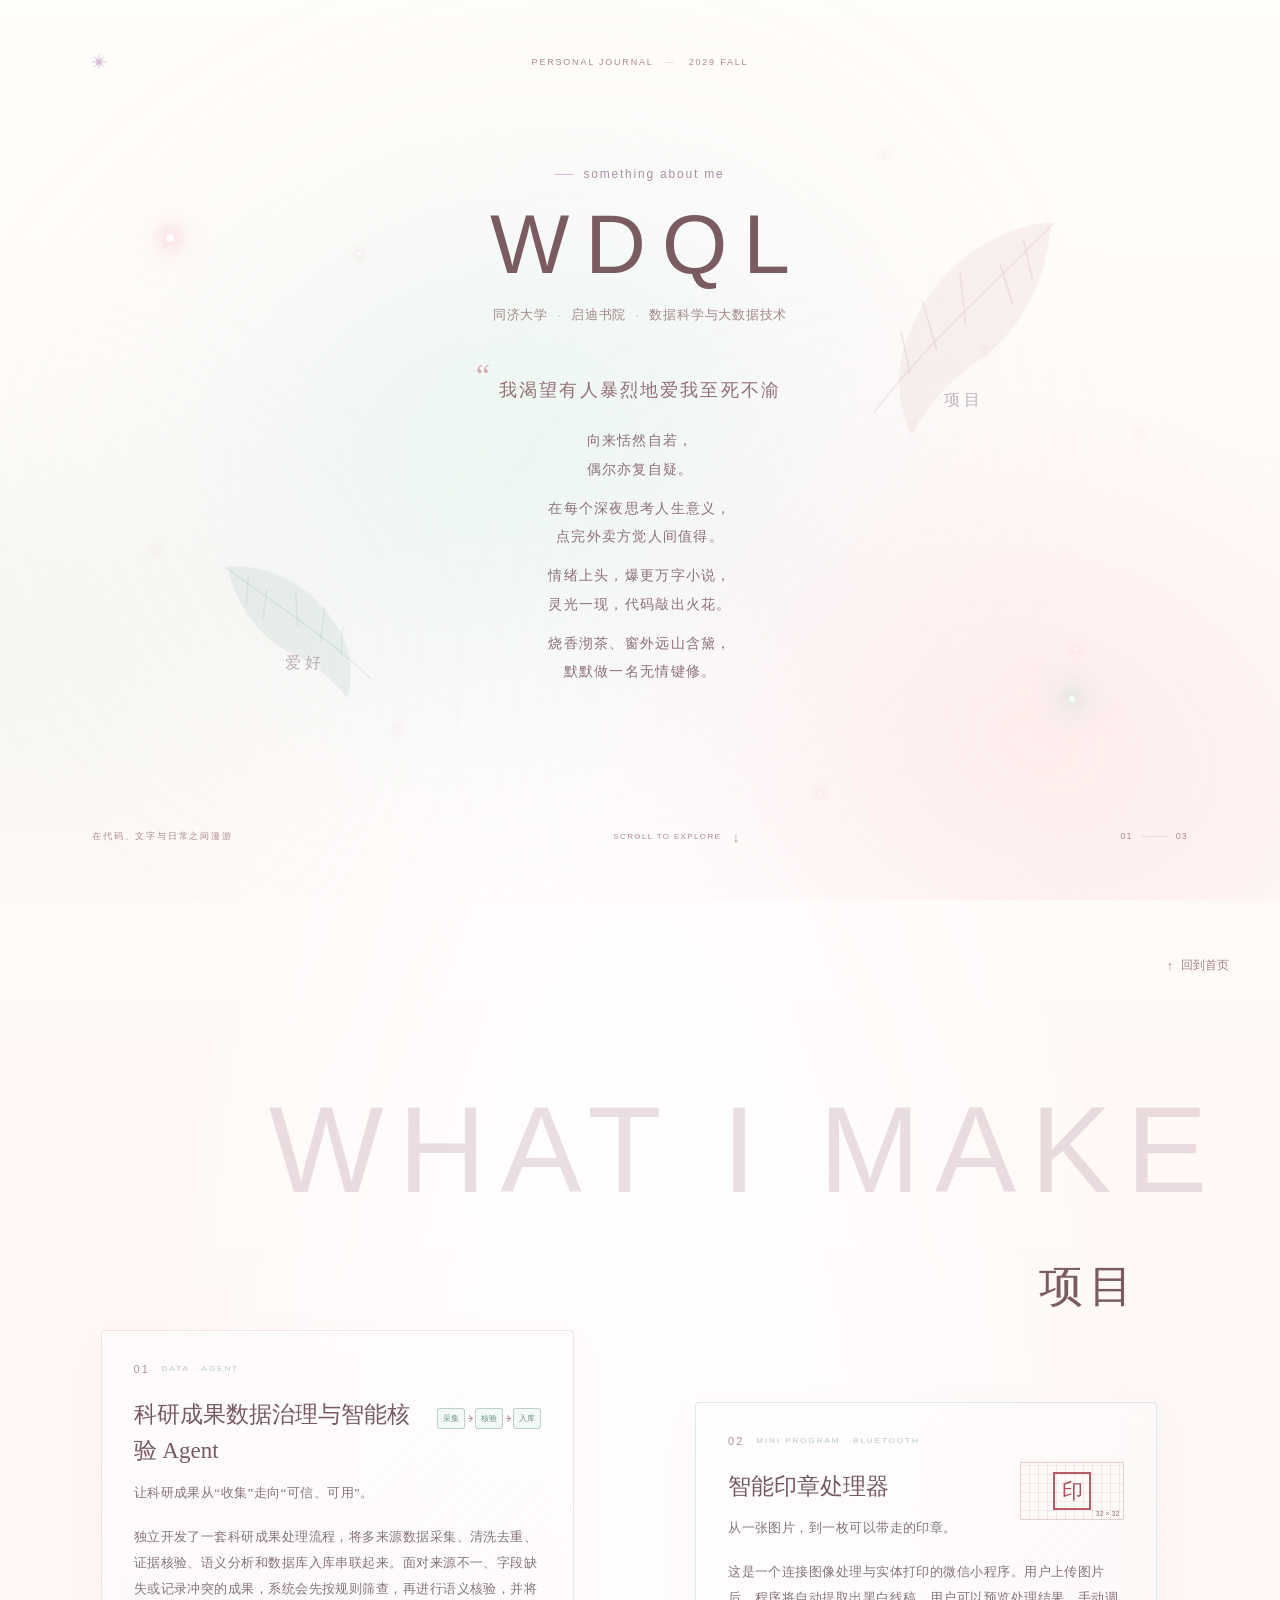
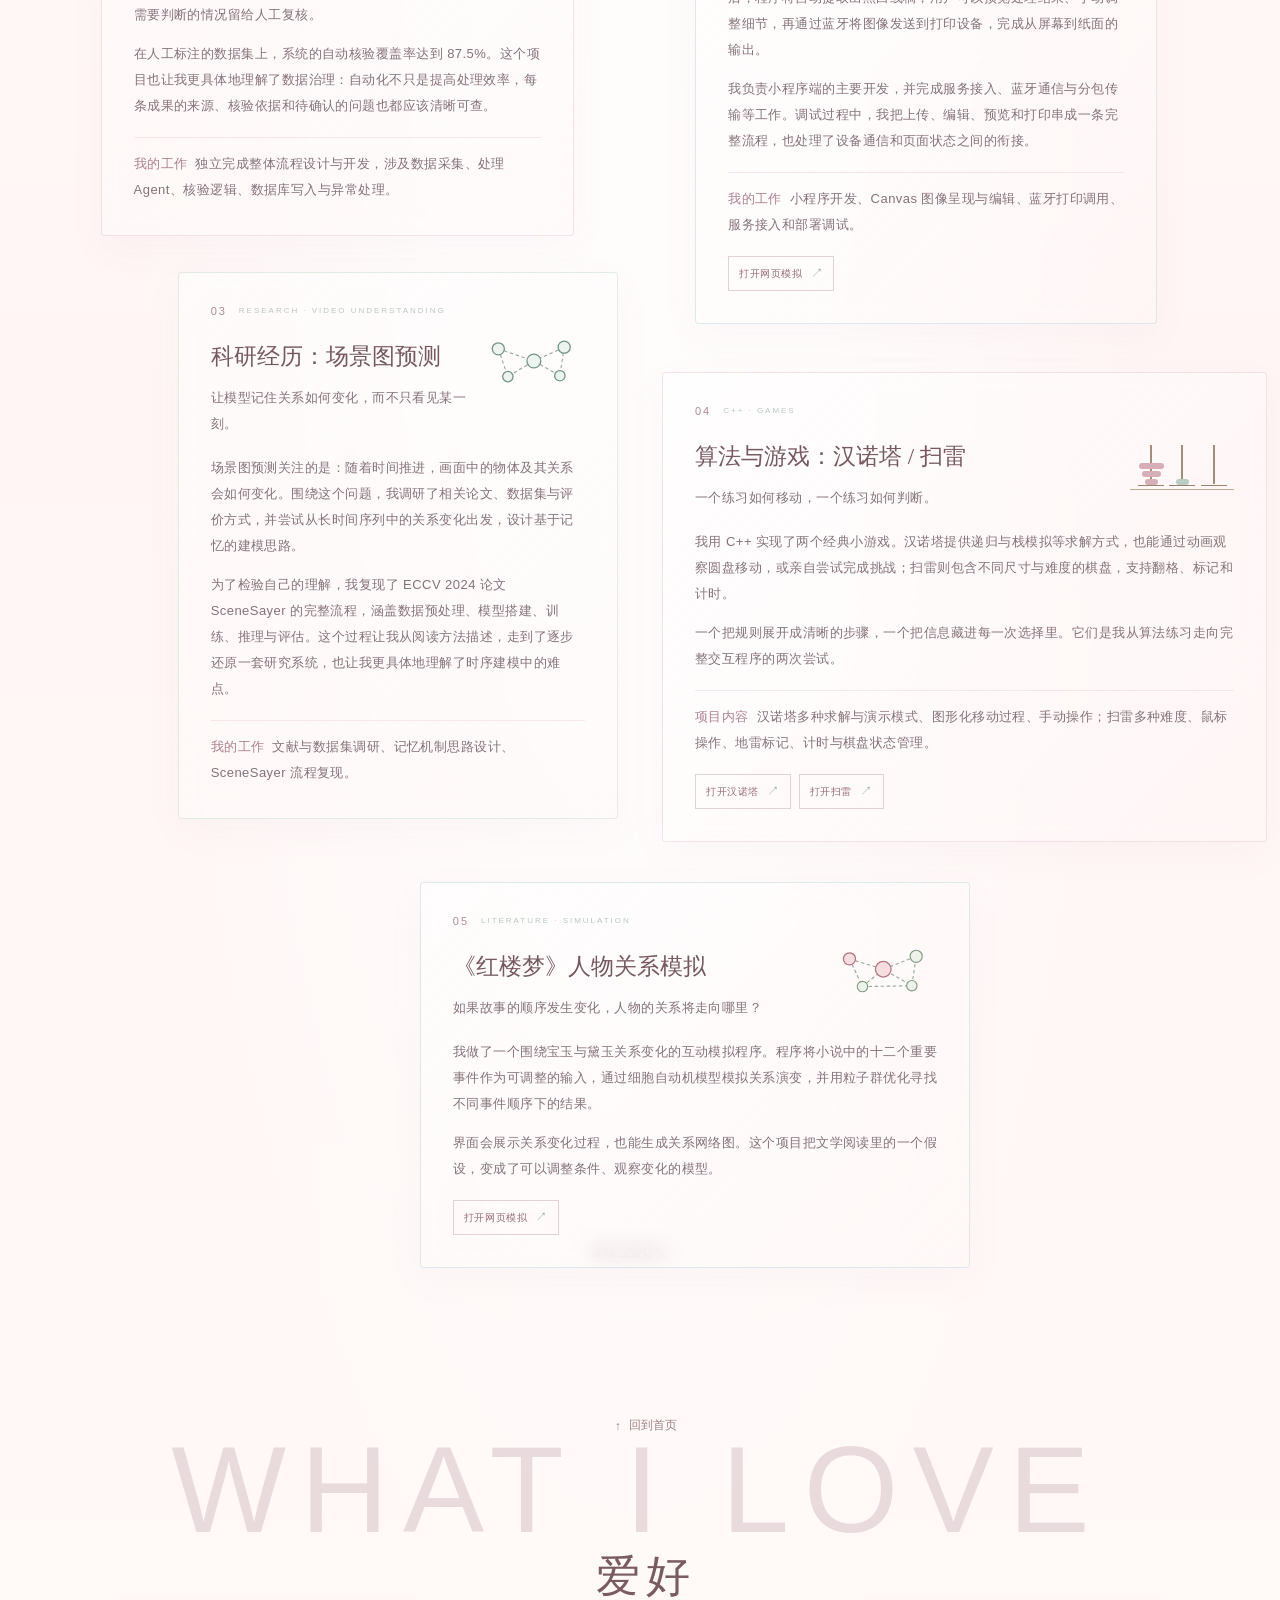
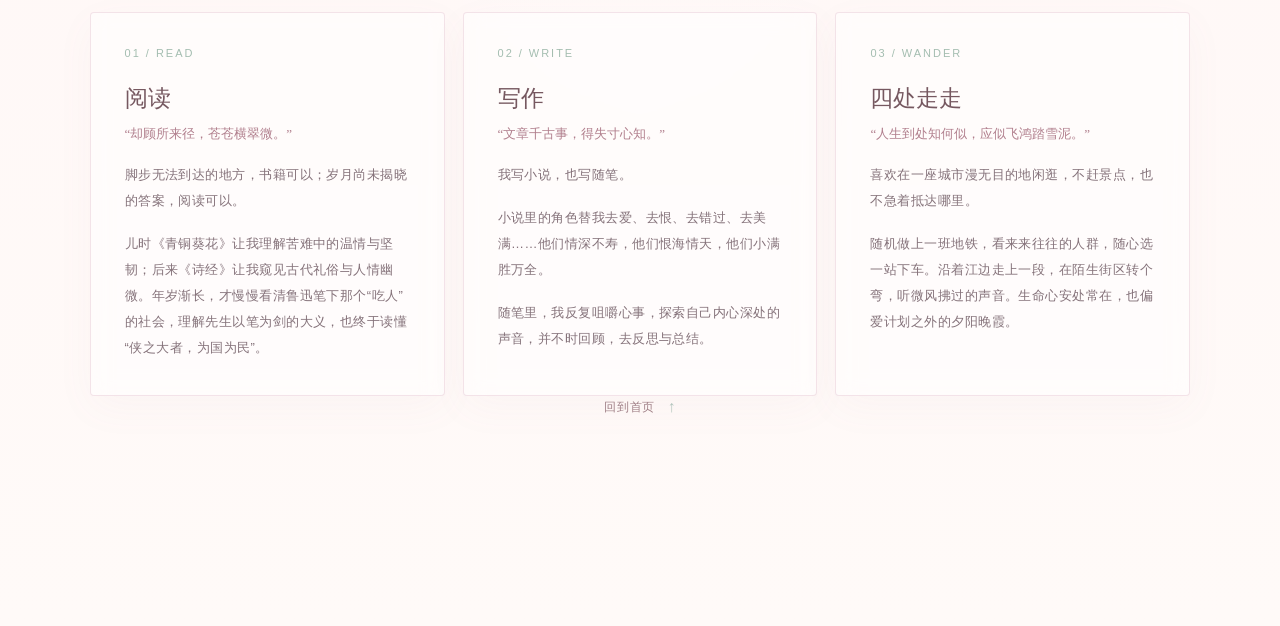
<file: index.html>
<!DOCTYPE html>
<html lang="zh-CN">
<head>
    <meta charset="UTF-8">
    <meta name="viewport" content="width=device-width, initial-scale=1.0">
    <meta name="theme-color" content="#fbfaff">
    <meta name="description" content="WDQL 的个人主页：在代码、文字与日常之间漫游。">
    <title>WDQL — about me</title>
    <link rel="stylesheet" href="style.css">
</head>
<body>
    <main class="home" id="top" aria-labelledby="name">
        <div class="sky">
            <div class="cloud cloud--blue"></div>
            <div class="cloud cloud--rose"></div>
            <div class="cloud cloud--sage"></div>
            <div class="starlight starlight--one"></div>
            <div class="starlight starlight--two"></div>
            <div class="stars">
                <i></i><i></i><i></i><i></i><i></i><i></i><i></i><i></i>
            </div>
            <a class="feather-link feather-link--upper" href="#projects" aria-label="打开项目页">
            <svg class="feather" viewBox="0 0 120 260" fill="none" aria-hidden="true">
                <path d="M99 12C45 44 17 105 23 170c4 42 30 69 42 78 2-35 11-62 28-91 22-38 28-91 6-145Z" fill="currentColor" fill-opacity=".16"/>
                <path d="M24 244c16-73 43-137 78-232M39 196l-24-32m37 1-31-35m45 1L42 91m57 6L72 67m34 1L83 38" stroke="currentColor" stroke-opacity=".36" stroke-width="1.2" stroke-linecap="round"/>
            </svg>
            <span class="feather-label">项目</span>
            </a>
            <a class="feather-link feather-link--lower" href="#interests" aria-label="打开爱好页">
            <svg class="feather feather--lower" viewBox="0 0 120 260" fill="none" aria-hidden="true">
                <path d="M99 12C45 44 17 105 23 170c4 42 30 69 42 78 2-35 11-62 28-91 22-38 28-91 6-145Z" fill="currentColor" fill-opacity=".16"/>
                <path d="M24 244c16-73 43-137 78-232M39 196l-24-32m37 1-31-35m45 1L42 91m57 6L72 67m34 1L83 38" stroke="currentColor" stroke-opacity=".36" stroke-width="1.2" stroke-linecap="round"/>
            </svg>
            <span class="feather-label">爱好</span>
            </a>
        </div>

        <header class="topline">
            <p>PERSONAL JOURNAL <span>—</span> 2029 FALL</p>
            <span class="topline-mark" aria-hidden="true">✳</span>
        </header>

        <section class="intro">
            <p class="eyebrow"><span></span> something about me</p>
            <h1 id="name">WDQL</h1>
            <p class="school">同济大学 <b>·</b> 启迪书院 <b>·</b> 数据科学与大数据技术</p>

            <div class="verse">
                <span class="quote-mark" aria-hidden="true">“</span>
                <p>我渴望有人暴烈地爱我至死不渝</p>
            </div>

            <div class="bio">
                <p>向来恬然自若，<br>偶尔亦复自疑。</p>
                <p>在每个深夜思考人生意义，<br>点完外卖方觉人间值得。</p>
                <p>情绪上头，爆更万字小说，<br>灵光一现，代码敲出火花。</p>
                <p>烧香沏茶、窗外远山含黛，<br>默默做一名无情键修。</p>
            </div>
        </section>

        <footer class="bottomline">
            <span class="location">在代码、文字与日常之间漫游</span>
            <a class="scroll-cue" href="#projects" aria-label="继续向下浏览">
                <span>SCROLL TO EXPLORE</span>
                <i aria-hidden="true">↓</i>
            </a>
            <span class="page-number">01 <i></i> 03</span>
        </footer>
    </main>
    <main class="details">
        <section class="destination-page projects-page" id="projects" aria-labelledby="projects-title">
            <header class="destination-heading">
                <a class="back-home" href="#top">↑ <span>回到首页</span></a>
                <h2 id="projects-title">项目</h2>
                <p class="page-kicker">WHAT  I  MAKE</p>
            </header>

            <div class="project-list">
                <article class="project-card">
                    <p class="card-index">01 <span>DATA · AGENT</span></p>
                    <div class="project-art flow-art" aria-label="采集、核验、入库流程预览"><span>采集</span><i></i><span>核验</span><i></i><span>入库</span></div>
                    <h3>科研成果数据治理与智能核验 Agent</h3>
                    <p class="project-tagline">让科研成果从“收集”走向“可信、可用”。</p>
                    <p>独立开发了一套科研成果处理流程，将多来源数据采集、清洗去重、证据核验、语义分析和数据库入库串联起来。面对来源不一、字段缺失或记录冲突的成果，系统会先按规则筛查，再进行语义核验，并将需要判断的情况留给人工复核。</p>
                    <p>在人工标注的数据集上，系统的自动核验覆盖率达到 87.5%。这个项目也让我更具体地理解了数据治理：自动化不只是提高处理效率，每条成果的来源、核验依据和待确认的问题也都应该清晰可查。</p>
                    <p class="my-role"><b>我的工作</b>独立完成整体流程设计与开发，涉及数据采集、处理 Agent、核验逻辑、数据库写入与异常处理。</p>
                </article>

                <article class="project-card">
                    <p class="card-index">02 <span>MINI PROGRAM · BLUETOOTH</span></p>
                    <div class="project-art stamp-art" aria-label="印章点阵预览"><span>印</span><i>32 × 32</i></div>
                    <h3>智能印章处理器</h3>
                    <p class="project-tagline">从一张图片，到一枚可以带走的印章。</p>
                    <p>这是一个连接图像处理与实体打印的微信小程序。用户上传图片后，程序将自动提取出黑白线稿，用户可以预览处理结果、手动调整细节，再通过蓝牙将图像发送到打印设备，完成从屏幕到纸面的输出。</p>
                    <p>我负责小程序端的主要开发，并完成服务接入、蓝牙通信与分包传输等工作。调试过程中，我把上传、编辑、预览和打印串成一条完整流程，也处理了设备通信和页面状态之间的衔接。</p>
                    <p class="my-role"><b>我的工作</b>小程序开发、Canvas 图像呈现与编辑、蓝牙打印调用、服务接入和部署调试。</p>
                    <div class="project-web-links"><a href="tomb-main/web/index.html">打开网页模拟 <span>↗</span></a></div>
                </article>

                <article class="project-card">
                    <p class="card-index">03 <span>RESEARCH · VIDEO UNDERSTANDING</span></p>
                    <svg class="project-art scene-art" viewBox="0 0 120 64" role="img" aria-label="场景图关系预览"><path d="M20 18L61 32 96 16M20 18L31 50 61 32 91 49 96 16"/><circle cx="20" cy="18" r="7"/><circle cx="61" cy="32" r="8"/><circle cx="96" cy="16" r="7"/><circle cx="31" cy="50" r="6"/><circle cx="91" cy="49" r="6"/></svg>
                    <h3>科研经历：场景图预测</h3>
                    <p class="project-tagline">让模型记住关系如何变化，而不只看见某一刻。</p>
                    <p>场景图预测关注的是：随着时间推进，画面中的物体及其关系会如何变化。围绕这个问题，我调研了相关论文、数据集与评价方式，并尝试从长时间序列中的关系变化出发，设计基于记忆的建模思路。</p>
                    <p>为了检验自己的理解，我复现了 ECCV 2024 论文 SceneSayer 的完整流程，涵盖数据预处理、模型搭建、训练、推理与评估。这个过程让我从阅读方法描述，走到了逐步还原一套研究系统，也让我更具体地理解了时序建模中的难点。</p>
                    <p class="my-role"><b>我的工作</b>文献与数据集调研、记忆机制思路设计、SceneSayer 流程复现。</p>
                </article>

                <article class="project-card">
                    <p class="card-index">04 <span>C++ · GAMES</span></p>
                    <div class="project-art hanoi-art" aria-label="汉诺塔动画预览"><i class="tower tower-a"><b></b><b></b><b></b></i><i class="tower tower-b"><b></b></i><i class="tower tower-c"></i></div>
                    <h3>算法与游戏：汉诺塔 / 扫雷</h3>
                    <p class="project-tagline">一个练习如何移动，一个练习如何判断。</p>
                    <p>我用 C++ 实现了两个经典小游戏。汉诺塔提供递归与栈模拟等求解方式，也能通过动画观察圆盘移动，或亲自尝试完成挑战；扫雷则包含不同尺寸与难度的棋盘，支持翻格、标记和计时。</p>
                    <p>一个把规则展开成清晰的步骤，一个把信息藏进每一次选择里。它们是我从算法练习走向完整交互程序的两次尝试。</p>
                    <p class="my-role"><b>项目内容</b>汉诺塔多种求解与演示模式、图形化移动过程、手动操作；扫雷多种难度、鼠标操作、地雷标记、计时与棋盘状态管理。</p>
                    <div class="project-web-links">
                        <a href="hanoi/index.html">打开汉诺塔 <span>↗</span></a>
                        <a href="扫雷/扫雷/index.html">打开扫雷 <span>↗</span></a>
                    </div>
                </article>

                <article class="project-card">
                    <p class="card-index">05 <span>LITERATURE · SIMULATION</span></p>
                    <svg class="project-art dream-art" viewBox="0 0 120 64" role="img" aria-label="人物关系网络预览"><path d="M19 18L58 30 96 15M19 18L34 50 58 30 91 49 96 15M34 50L91 49"/><circle cx="19" cy="18" r="7"/><circle cx="58" cy="30" r="9"/><circle cx="96" cy="15" r="7"/><circle cx="34" cy="50" r="6"/><circle cx="91" cy="49" r="6"/></svg>
                    <h3>《红楼梦》人物关系模拟</h3>
                    <p class="project-tagline">如果故事的顺序发生变化，人物的关系将走向哪里？</p>
                    <p>我做了一个围绕宝玉与黛玉关系变化的互动模拟程序。程序将小说中的十二个重要事件作为可调整的输入，通过细胞自动机模型模拟关系演变，并用粒子群优化寻找不同事件顺序下的结果。</p>
                    <p>界面会展示关系变化过程，也能生成关系网络图。这个项目把文学阅读里的一个假设，变成了可以调整条件、观察变化的模型。</p>
                    <div class="project-web-links"><a href="《红楼梦》人物关系模拟/web/index.html">打开网页模拟 <span>↗</span></a></div>
                </article>
            </div>
            <a class="next-page-link" href="#interests">继续去爱好页 <span>↓</span></a>
        </section>

        <section class="destination-page interests-page" id="interests" aria-labelledby="interests-title">
            <header class="destination-heading">
                <a class="back-home" href="#top">↑ <span>回到首页</span></a>
                <h2 id="interests-title">爱好</h2>
                <p class="page-kicker"> WHAT I LOVE</p>
            </header>

            <div class="interest-list">
                <article class="interest-card">
                    <p class="interest-number">01 / READ</p>
                    <h3>阅读 <span>“却顾所来径，苍苍横翠微。”</span></h3>
                    <p>脚步无法到达的地方，书籍可以；岁月尚未揭晓的答案，阅读可以。</p>
                    <p>儿时《青铜葵花》让我理解苦难中的温情与坚韧；后来《诗经》让我窥见古代礼俗与人情幽微。年岁渐长，才慢慢看清鲁迅笔下那个“吃人”的社会，理解先生以笔为剑的大义，也终于读懂“侠之大者，为国为民”。</p>
                </article>

                <article class="interest-card">
                    <p class="interest-number">02 / WRITE</p>
                    <h3>写作 <span>“文章千古事，得失寸心知。”</span></h3>
                    <p>我写小说，也写随笔。</p>
                    <p>小说里的角色替我去爱、去恨、去错过、去美满……他们情深不寿，他们恨海情天，他们小满胜万全。</p>
                    <p>随笔里，我反复咀嚼心事，探索自己内心深处的声音，并不时回顾，去反思与总结。</p>
                </article>

                <article class="interest-card">
                    <p class="interest-number">03 / WANDER</p>
                    <h3>四处走走 <span>“人生到处知何似，应似飞鸿踏雪泥。”</span></h3>
                    <p>喜欢在一座城市漫无目的地闲逛，不赶景点，也不急着抵达哪里。</p>
                    <p>随机做上一班地铁，看来来往往的人群，随心选一站下车。沿着江边走上一段，在陌生街区转个弯，听微风拂过的声音。生命心安处常在，也偏爱计划之外的夕阳晚霞。</p>
                </article>
            </div>
            <a class="next-page-link" href="#top">回到首页 <span>↑</span></a>
        </section>
    </main>
    <script>
        (() => {
            const cards = document.querySelectorAll('.project-card');
            const reduceMotion = window.matchMedia('(prefers-reduced-motion: reduce)').matches;
            if (!('IntersectionObserver' in window) || reduceMotion) {
                cards.forEach(card => card.classList.add('is-visible'));
                return;
            }
            document.documentElement.classList.add('project-reveal-ready');
            const observer = new IntersectionObserver((entries, currentObserver) => {
                entries.forEach(entry => {
                    if (entry.isIntersecting) {
                        entry.target.classList.add('is-visible');
                        currentObserver.unobserve(entry.target);
                    }
                });
            }, { threshold: 0.12, rootMargin: '0px 0px -35px 0px' });
            cards.forEach(card => observer.observe(card));
        })();
    </script>
</body>
</html>
</file>
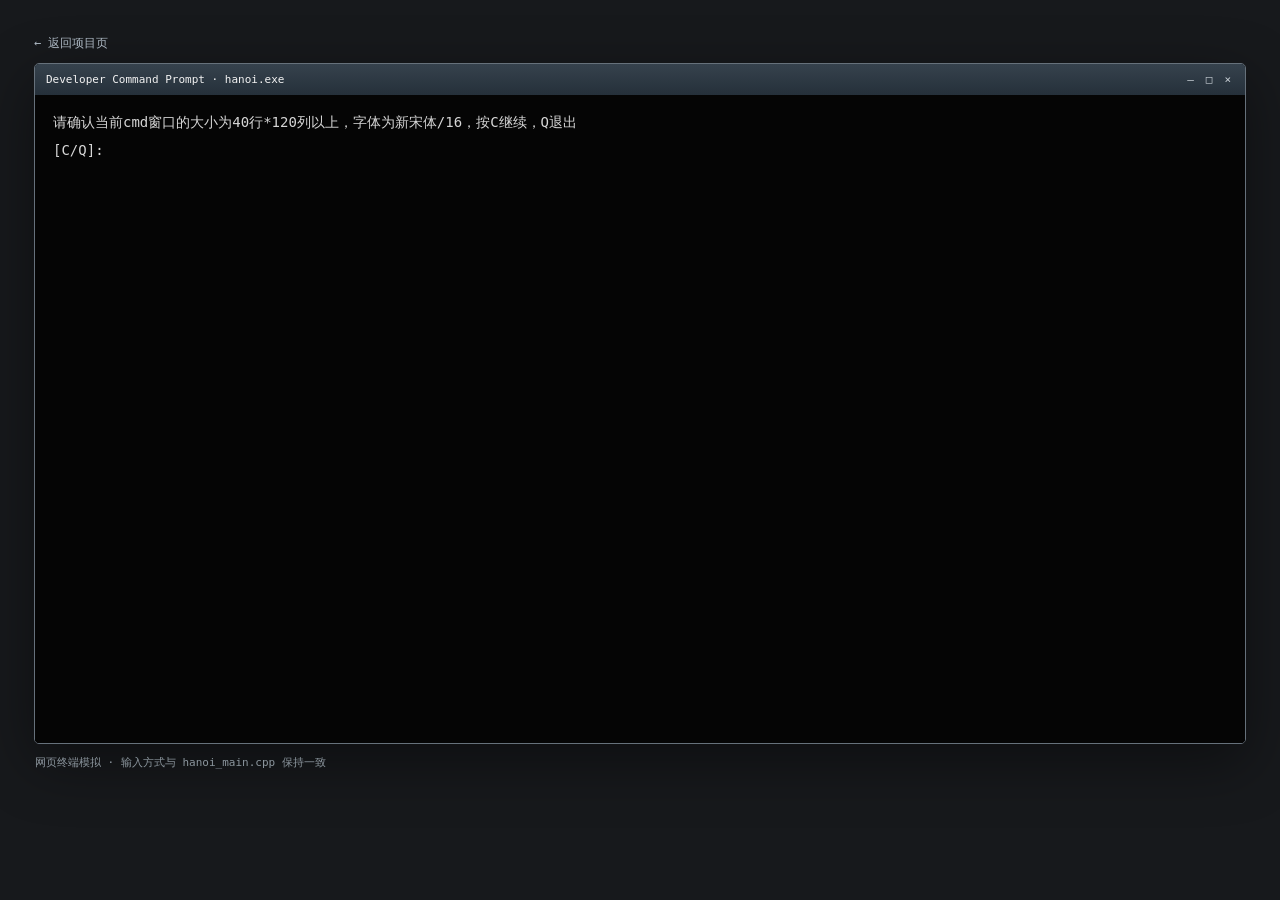
<file: hanoi/index.html>
<!DOCTYPE html>
<html lang="zh-CN">
<head>
    <meta charset="UTF-8">
    <meta name="viewport" content="width=device-width, initial-scale=1.0">
    <meta name="theme-color" content="#111">
    <title>Hanoi · Console</title>
    <link rel="stylesheet" href="web.css">
    <script src="web.js" defer></script>
</head>
<body>
    <main class="terminal-page">
        <a class="return-link" href="../index.html#projects">← 返回项目页</a>
        <section class="terminal-window" aria-label="汉诺塔程序终端模拟">
            <div class="terminal-title"><span>Developer Command Prompt · hanoi.exe</span><span>— □ ×</span></div>
            <div class="terminal-screen" id="terminal-screen" tabindex="0">
                <pre id="terminal-output" aria-live="polite"></pre>
                <div class="board-output" id="board-output" hidden></div>
                <form class="terminal-input-row" id="terminal-form">
                    <label id="terminal-prompt" for="terminal-input">&gt;</label>
                    <input id="terminal-input" autocomplete="off" spellcheck="false" autofocus aria-label="终端输入">
                </form>
            </div>
        </section>
        <p class="terminal-note">网页终端模拟 · 输入方式与 hanoi_main.cpp 保持一致</p>
    </main>
</body>
</html>
</file>
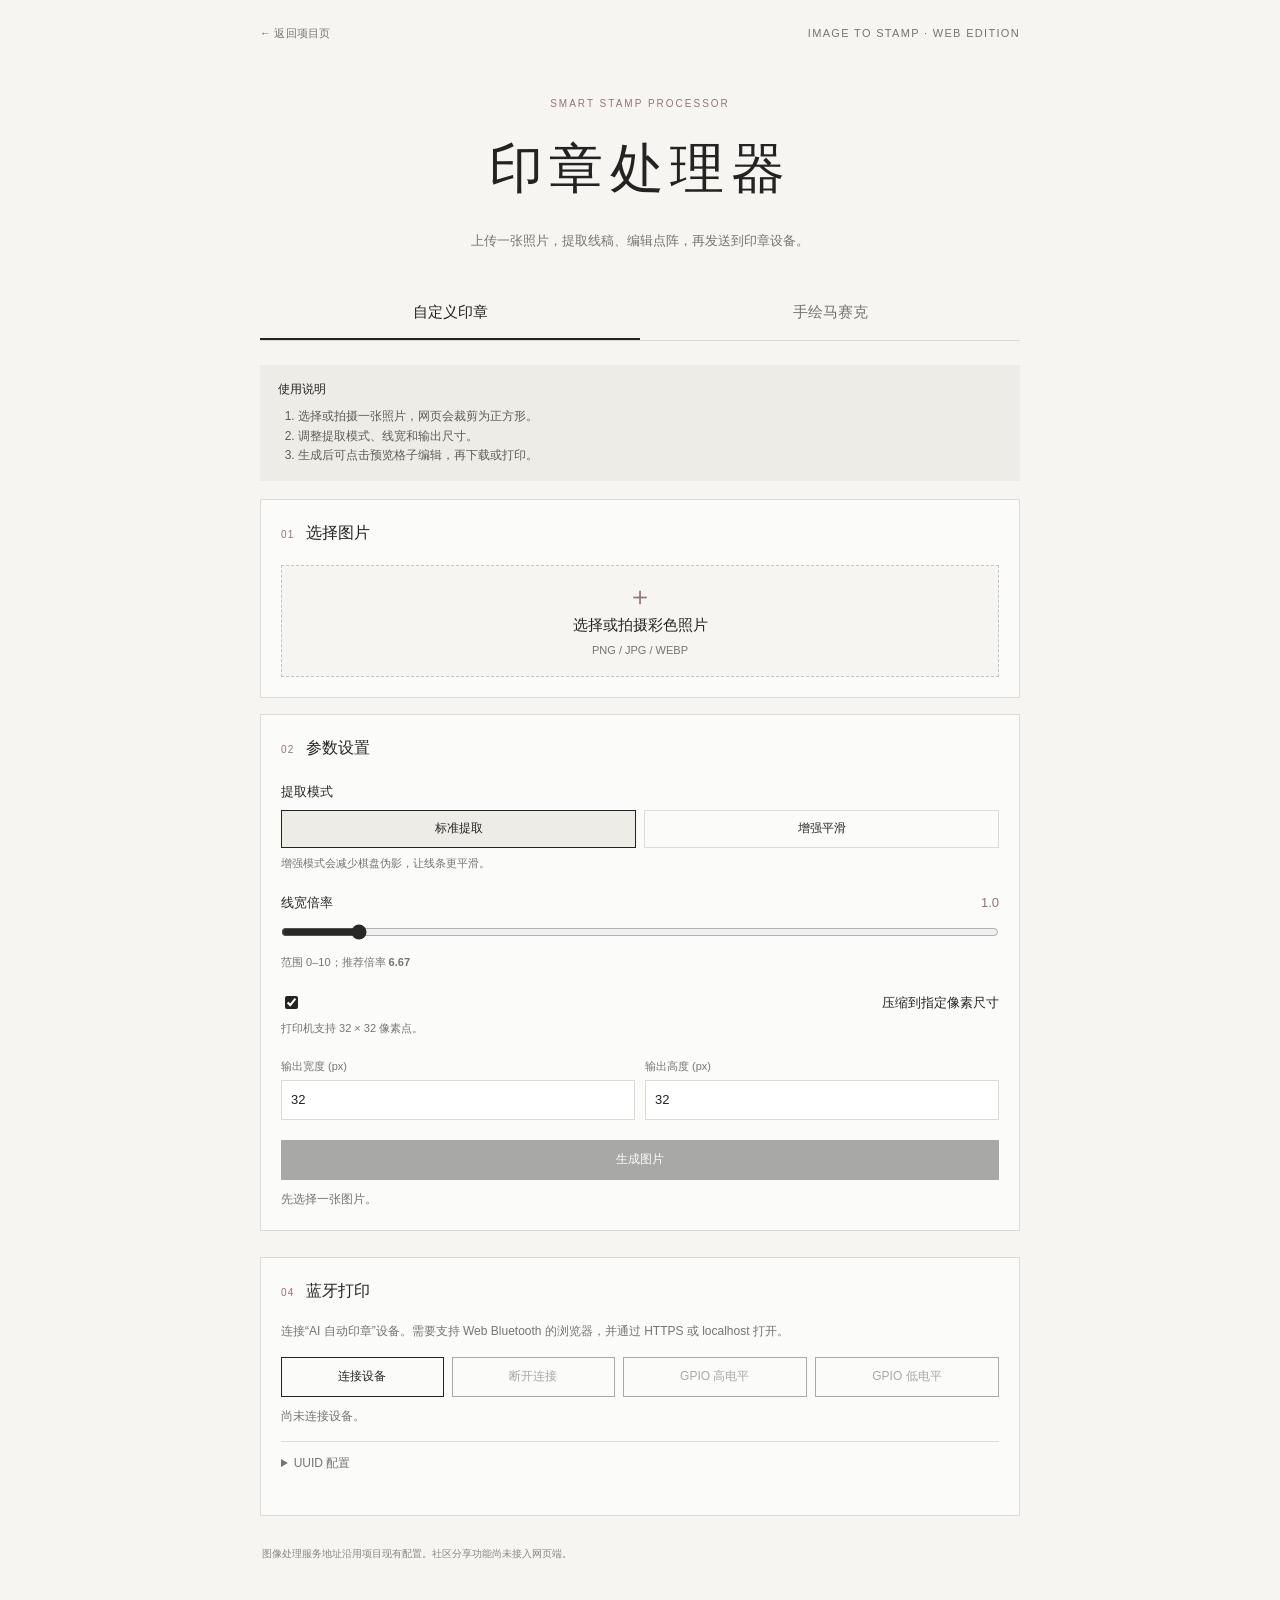
<file: tomb-main/web/index.html>
<!doctype html>
<html lang="zh-CN">
<head>
  <meta charset="utf-8">
  <meta name="viewport" content="width=device-width, initial-scale=1">
  <meta name="theme-color" content="#f6f5f2">
  <title>印章处理器</title>
  <link rel="stylesheet" href="style.css">
</head>
<body>
  <main class="app-shell">
    <header class="topbar">
      <a href="../../index.html#projects" class="back-link">← 返回项目页</a>
      <span class="eyebrow">IMAGE TO STAMP · WEB EDITION</span>
    </header>

    <section class="intro">
      <p class="section-index">SMART STAMP PROCESSOR</p>
      <h1>印章处理器</h1>
      <p>上传一张照片，提取线稿、编辑点阵，再发送到印章设备。</p>
    </section>

    <nav class="tabs" aria-label="功能选择">
      <button class="tab active" data-view="photo">自定义印章</button>
      <button class="tab" data-view="draw">手绘马赛克</button>
    </nav>

    <section id="photo-view" class="view active">
      <div class="instructions">
        <strong>使用说明</strong>
        <ol>
          <li>选择或拍摄一张照片，网页会裁剪为正方形。</li>
          <li>调整提取模式、线宽和输出尺寸。</li>
          <li>生成后可点击预览格子编辑，再下载或打印。</li>
        </ol>
      </div>

      <div class="panel">
        <div class="panel-heading"><span>01</span><h2>选择图片</h2></div>
        <label class="upload-box" for="image-input">
          <span class="upload-mark">＋</span>
          <span id="upload-label">选择或拍摄彩色照片</span>
          <small>PNG / JPG / WEBP</small>
        </label>
        <input id="image-input" type="file" accept="image/*" capture="environment" hidden>
        <div id="source-preview-wrap" class="source-preview-wrap" hidden>
          <img id="source-preview" alt="已选择的照片">
          <p>处理时将居中裁剪为正方形</p>
        </div>
      </div>

      <div class="panel parameters">
        <div class="panel-heading"><span>02</span><h2>参数设置</h2></div>
        <div class="field">
          <span class="field-label">提取模式</span>
          <div class="segmented">
            <button class="mode active" data-mode="default">标准提取</button>
            <button class="mode" data-mode="improved">增强平滑</button>
          </div>
          <small>增强模式会减少棋盘伪影，让线条更平滑。</small>
        </div>
        <div class="field">
          <label for="thickness">线宽倍率 <output id="thickness-out">1.0</output></label>
          <input id="thickness" type="range" min="0" max="10" step="0.1" value="1">
          <small>范围 0–10；推荐倍率 <b id="recommended">6.67</b></small>
        </div>
        <div class="field checkbox-field">
          <label><input id="resize-toggle" type="checkbox" checked> 压缩到指定像素尺寸</label>
          <small>打印机支持 32 × 32 像素点。</small>
        </div>
        <div class="dimension-fields">
          <label>输出宽度 (px)<input id="width" type="number" min="8" max="512" value="32"></label>
          <label>输出高度 (px)<input id="height" type="number" min="8" max="512" value="32"></label>
        </div>
        <button id="generate" class="primary" disabled>生成图片</button>
        <p id="status" class="status" aria-live="polite">先选择一张图片。</p>
      </div>
    </section>

    <section id="draw-view" class="view">
      <div class="panel">
        <div class="panel-heading"><span>01</span><h2>手绘马赛克</h2></div>
        <p class="muted">点击或拖动格子，在黑白之间切换。打印机使用 32 × 32 点阵。</p>
        <div class="dimension-fields draw-dimensions">
          <label>宽度<input id="draw-width" type="number" min="8" max="128" value="32"></label>
          <label>高度<input id="draw-height" type="number" min="8" max="128" value="32"></label>
          <button id="reset-grid" class="secondary">清空画布</button>
        </div>
        <div class="grid-frame"><canvas id="grid" aria-label="可编辑的像素画布"></canvas></div>
      </div>
    </section>

    <section id="result-panel" class="panel result-panel" hidden>
      <div class="panel-heading"><span>03</span><h2 id="result-title">印章预览</h2></div>
      <p class="muted">点击或拖动格子可翻转黑白。当前点阵：<b id="grid-size">32 × 32</b></p>
      <div class="grid-frame"><canvas id="result-grid" aria-label="可编辑的印章点阵"></canvas></div>
      <div class="button-row">
        <button id="download" class="secondary">下载 PNG</button>
        <button id="print" class="primary">发送到打印机</button>
        <button id="reset" class="secondary">重新生成</button>
      </div>
    </section>

    <section class="panel bluetooth-panel">
      <div class="panel-heading"><span>04</span><h2>蓝牙打印</h2></div>
      <p class="muted">连接“AI 自动印章”设备。需要支持 Web Bluetooth 的浏览器，并通过 HTTPS 或 localhost 打开。</p>
      <div class="button-row">
        <button id="connect" class="secondary">连接设备</button>
        <button id="disconnect" class="secondary" disabled>断开连接</button>
        <button id="gpio-high" class="secondary" disabled>GPIO 高电平</button>
        <button id="gpio-low" class="secondary" disabled>GPIO 低电平</button>
      </div>
      <p id="ble-status" class="status" aria-live="polite">尚未连接设备。</p>
      <progress id="progress" value="0" max="100" hidden></progress>
      <details>
        <summary>UUID 配置</summary>
        <label>Service UUID<input id="service-uuid" value="4FAFC201-1FB5-459E-8FCC-C5C9C331914B"></label>
        <label>特征值 UUID<input id="characteristic-uuid" value="BEB5483E-36E1-4688-B7F5-EA07361B26A8"></label>
      </details>
      <pre id="ble-log" class="ble-log" aria-live="polite"></pre>
    </section>

    <footer>图像处理服务地址沿用项目现有配置。社区分享功能尚未接入网页端。</footer>
  </main>
  <canvas id="work-canvas" hidden></canvas>
  <script src="app.js"></script>
</body>
</html>
</file>
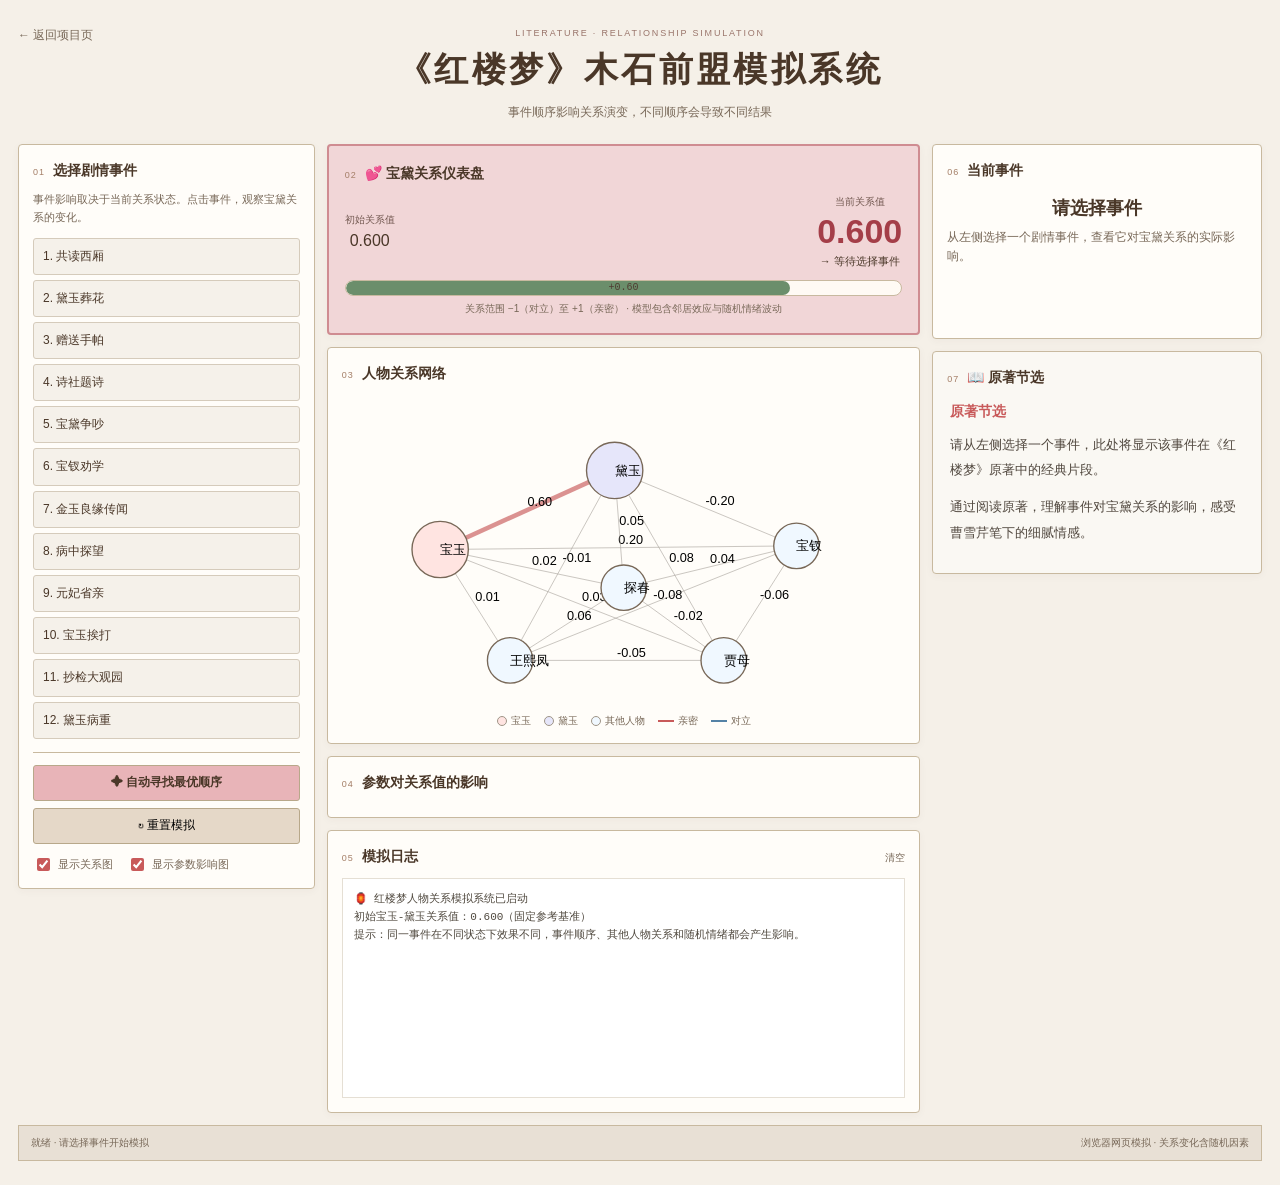
<file: 《红楼梦》人物关系模拟/web/index.html>
<!doctype html>
<html lang="zh-CN">
<head>
  <meta charset="utf-8">
  <meta name="viewport" content="width=device-width, initial-scale=1">
  <meta name="theme-color" content="#f5f0e8">
  <title>《红楼梦》木石前盟模拟系统</title>
  <link rel="stylesheet" href="style.css">
</head>
<body>
  <main class="shell">
    <header class="masthead">
      <a class="back-link" href="../../index.html#projects">← 返回项目页</a>
      <p class="overline">LITERATURE · RELATIONSHIP SIMULATION</p>
      <h1>《红楼梦》木石前盟模拟系统</h1>
      <p class="subtitle">事件顺序影响关系演变，不同顺序会导致不同结果</p>
    </header>

    <section class="workspace" aria-label="模拟工作区">
      <aside class="panel events-panel">
        <div class="panel-title"><span>01</span><h2>选择剧情事件</h2></div>
        <p class="hint">事件影响取决于当前关系状态。点击事件，观察宝黛关系的变化。</p>
        <div id="events" class="event-list"></div>
        <div class="controls">
          <button id="optimize" class="warm-button">✦ 自动寻找最优顺序</button>
          <button id="reset" class="soft-button">↻ 重置模拟</button>
        </div>
        <div class="options">
          <label><input id="show-viz" type="checkbox" checked> 显示关系图</label>
          <label><input id="show-param" type="checkbox" checked> 显示参数影响图</label>
        </div>
      </aside>

      <section class="center-column">
        <section class="dashboard">
          <div class="panel-title"><span>02</span><h2>💕 宝黛关系仪表盘</h2></div>
          <div class="values">
            <div><small>初始关系值</small><b id="initial-value">0.600</b></div>
            <div class="current-value"><small>当前关系值</small><strong id="current-value">0.600</strong><span id="change-label">→ 等待选择事件</span></div>
          </div>
          <div class="meter"><i id="meter-fill"></i><span id="meter-label">+0.60</span></div>
          <div class="step-note">关系范围 −1（对立）至 +1（亲密） · 模型包含邻居效应与随机情绪波动</div>
        </section>

        <section class="panel visualization-panel">
          <div class="panel-title"><span>03</span><h2>人物关系网络</h2></div>
          <svg id="network" viewBox="0 0 620 350" role="img" aria-label="人物关系网络图"></svg>
          <div class="legend"><span><i class="legend-baoyu"></i>宝玉</span><span><i class="legend-daiyu"></i>黛玉</span><span><i class="legend-other"></i>其他人物</span><span><i class="line-positive"></i>亲密</span><span><i class="line-negative"></i>对立</span></div>
        </section>

        <section id="parameter-panel" class="panel parameter-panel">
          <div class="panel-title"><span>04</span><h2>参数对关系值的影响</h2></div>
          <div id="parameter-charts" class="parameter-charts"></div>
        </section>

        <section class="panel log-panel">
          <div class="panel-title"><span>05</span><h2>模拟日志</h2><button id="clear-log" class="text-button">清空</button></div>
          <pre id="log" aria-live="polite"></pre>
        </section>
      </section>

      <aside class="right-column">
        <section class="panel event-detail">
          <div class="panel-title"><span>06</span><h2>当前事件</h2></div>
          <div id="event-info" class="event-info"><h3>请选择事件</h3><p>从左侧选择一个剧情事件，查看它对宝黛关系的实际影响。</p></div>
        </section>
        <section class="panel excerpt-panel">
          <div class="panel-title"><span>07</span><h2>📖 原著节选</h2></div>
          <article id="excerpt"><h3>原著节选</h3><p>请从左侧选择一个事件，此处将显示该事件在《红楼梦》原著中的经典片段。</p><p>通过阅读原著，理解事件对宝黛关系的影响，感受曹雪芹笔下的细腻情感。</p></article>
        </section>
        <section id="optimizer-result" class="panel optimizer-result" hidden></section>
      </aside>
    </section>
    <footer><span id="status">就绪 · 请选择事件开始模拟</span><span>浏览器网页模拟 · 关系变化含随机因素</span></footer>
  </main>
  <script src="app.js"></script>
</body>
</html>
</file>
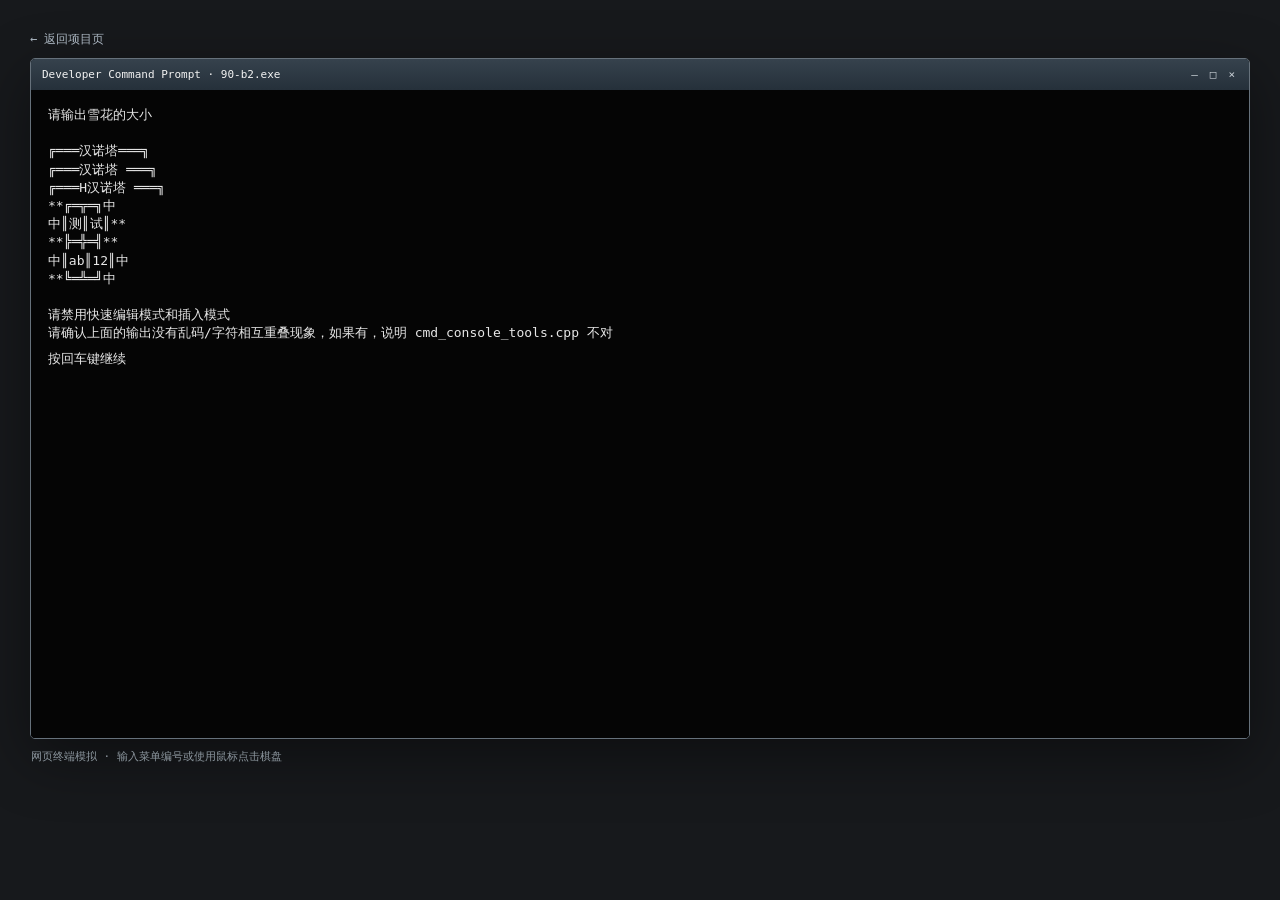
<file: 扫雷/扫雷/index.html>
<!DOCTYPE html>
<html lang="zh-CN">
<head>
    <meta charset="UTF-8">
    <meta name="viewport" content="width=device-width, initial-scale=1.0">
    <meta name="theme-color" content="#050505">
    <title>Mine Sweeper · Console</title>
    <link rel="stylesheet" href="web.css">
    <script src="web.js" defer></script>
</head>
<body>
    <main class="terminal-page">
        <a class="return-link" href="../../index.html#projects">← 返回项目页</a>
        <section class="terminal-window" aria-label="扫雷程序终端模拟">
            <div class="terminal-title"><span>Developer Command Prompt · 90-b2.exe</span><span>— □ ×</span></div>
            <div class="terminal-screen" id="terminal-screen" tabindex="0">
                <pre id="terminal-output" aria-live="polite"></pre>
                <pre id="terminal-readout" class="terminal-readout" hidden></pre>
                <div class="terminal-board-wrap" id="terminal-board-wrap" hidden>
                    <div class="terminal-board" id="terminal-board" role="grid" aria-label="扫雷终端棋盘"></div>
                </div>
                <form class="terminal-input-row" id="terminal-form">
                    <label id="terminal-prompt" for="terminal-input">&gt;</label>
                    <input id="terminal-input" autocomplete="off" spellcheck="false" autofocus aria-label="终端输入">
                </form>
            </div>
        </section>
        <p class="terminal-note">网页终端模拟 · 输入菜单编号或使用鼠标点击棋盘</p>
    </main>
</body>
</html>
</file>
<file: style.css>
:root {
    color-scheme: light;
    --ink: #765660;
    --muted: #ae8792;
    --blue: #b7e1cd;
    --rose: #f2b9cc;
    --paper: #fff9f6;
    font-family: "PingFang SC", "Hiragino Sans GB", "Microsoft YaHei", sans-serif;
    font-synthesis: none;
    text-rendering: optimizeLegibility;
    -webkit-font-smoothing: antialiased;
}

* { box-sizing: border-box; }

html {
    scroll-behavior: smooth;
    scrollbar-width: none;
}

html::-webkit-scrollbar { display: none; }

body {
    margin: 0;
    color: var(--ink);
    background:
        radial-gradient(ellipse at 50% 44%, rgba(255,255,255,.72) 0 20%, transparent 57%),
        linear-gradient(180deg, #fffdfa 0%, #fff5f5 52%, #fffaf8 100%);
}

.home {
    position: relative;
    isolation: isolate;
    display: flex;
    min-height: 100svh;
    flex-direction: column;
    justify-content: space-between;
    overflow: hidden;
    padding: clamp(24px, 4.2vw, 58px) clamp(25px, 7.2vw, 112px) 50px;
    background: transparent;
}

.sky {
    position: absolute;
    z-index: 0;
    inset: 0;
    overflow: hidden;
    pointer-events: none;
}

.cloud {
    position: absolute;
    width: min(66vw, 920px);
    aspect-ratio: 1.4;
    border-radius: 50%;
    filter: blur(clamp(52px, 9vw, 132px));
    opacity: .56;
}

.cloud--blue {
    top: 16%;
    left: 7%;
    background: radial-gradient(ellipse, rgba(191, 242, 206, 0.8), rgba(214, 231, 242, .52) 40%, transparent 72%);
    transform: rotate(-18deg);
}

.cloud--rose {
    right: -14%;
    bottom: -16%;
    background: radial-gradient(ellipse, rgba(255, 211, 202, .8), rgba(251, 222, 232, .54) 43%, transparent 72%);
    transform: rotate(18deg);
}

.cloud--sage {
    bottom: 4%;
    left: -23%;
    width: min(48vw, 620px);
    opacity: .38;
    background: radial-gradient(ellipse, rgba(193, 222, 203, .78), rgba(221, 237, 220, .48) 42%, transparent 73%);
    transform: rotate(22deg);
}

.starlight {
    position: absolute;
    width: 8px;
    height: 8px;
    border-radius: 50%;
    background: #fff;
    box-shadow: 0 0 15px 5px rgba(250, 190, 209, .62), 0 0 34px 10px rgba(247, 211, 210, .42);
}

.starlight--one { top: 26%; left: 13%; }
.starlight--two {
    right: 16%;
    bottom: 22%;
    width: 6px;
    height: 6px;
    background: #f8fffb;
    box-shadow: 0 0 15px 5px rgba(188, 222, 207, .5), 0 0 34px 10px rgba(184, 213, 220, .36);
}

.stars i {
    position: absolute;
    width: 3px;
    height: 3px;
    border-radius: 50%;
    background: rgba(255,255,255,.98);
    box-shadow: 0 0 8px 2px rgba(240, 193, 203, .5);
}

.stars i:nth-child(1) { top: 28%; left: 28%; }
.stars i:nth-child(2) { top: 39%; left: 77%; width: 2px; height: 2px; }
.stars i:nth-child(3) { top: 61%; left: 12%; width: 2px; height: 2px; }
.stars i:nth-child(4) { top: 72%; left: 84%; }
.stars i:nth-child(5) { top: 81%; left: 31%; width: 2px; height: 2px; }
.stars i:nth-child(6) { top: 48%; left: 89%; width: 2px; height: 2px; }
.stars i:nth-child(7) { top: 17%; left: 69%; width: 2px; height: 2px; background: #eaf7f7; }
.stars i:nth-child(8) { top: 88%; left: 64%; width: 2px; height: 2px; }

.feather {
    position: relative;
    display: block;
    width: 100%;
    color: #c5969e;
    filter: blur(.25px);
    opacity: .72;
    transition: transform .35s ease, opacity .35s ease, filter .35s ease;
}

.feather-link {
    position: absolute;
    display: block;
    width: clamp(70px, 10vw, 145px);
    pointer-events: auto;
    cursor: pointer;
    -webkit-tap-highlight-color: transparent;
}

.feather-link--upper {
    top: 20%;
    right: 20%;
    animation: feather-drift 4s ease-in-out infinite;
}

.feather-link--upper .feather { transform: rotate(25deg); }

.feather-link--upper:hover .feather {
    transform: translateY(-5px) rotate(25deg) scale(1.06);
}

.feather-link--lower {
    bottom: 20%;
    left: 20%;
    width: clamp(53px, 7vw, 100px);
    animation: feather-drift 4.6s ease-in-out -2.2s infinite;
}

@keyframes feather-drift {
    0%, 100% { transform: translateY(0) scale(1); }
    50% { transform: translate(3px, -12px) scale(1.07); }
}

.feather--lower {
    color: #6f9b8d;
    opacity: .75;
    transform: rotate(-34deg) scaleX(-1);
}

.feather-link:hover .feather {
    opacity: 1;
    filter: drop-shadow(0 5px 10px rgba(173, 128, 147, .2));
}

.feather-link--lower:hover .feather {
    transform: translateY(-5px) rotate(-34deg) scaleX(-1) scale(1.06);
}

.feather-label {
    position: absolute;
    bottom: -14px;
    left: 50%;
    color: rgba(137, 109, 124, .68);
    font-size: 16px;
    letter-spacing: .22em;
    text-shadow: 0 1px 8px rgba(255, 255, 255, .9);
    transform: translate(-40%,-60px);
    white-space: nowrap;
    pointer-events: none;
    transition: color .25s ease, opacity .25s ease;
    opacity: .76;
}

.feather-link:hover .feather-label {
    color: rgba(137, 109, 124, .95);
    opacity: 1;
}

.feather-link:focus-visible {
    outline: 2px solid rgba(176, 135, 159, .72);
    outline-offset: 5px;
    border-radius: 50%;
}

.feather-link:hover { animation-play-state: paused; }

.topline, .bottomline {
    display: flex;
    align-items: center;
    justify-content: space-between;
}

.topline { position: relative; z-index: 1; }

.topline p {
    position: absolute;
    left: 50%;
    transform: translateX(-50%);
}

.topline p, .location, .scroll-cue span, .page-number {
    margin: 0;
    color: var(--muted);
    font-family: Arial, sans-serif;
    font-size: 9px;
    letter-spacing: .2em;
}

.topline p span { padding: 0 8px; color: #ddcbdc; }
.topline-mark { color: #d7bfd7; font-size: 15px; }

.intro {
    position: relative;
    z-index: 1;
    width: min(100%, 650px);
    margin: clamp(58px, 9vh, 110px) auto clamp(56px, 8vh, 95px);
    text-align: center;
    transform: translateY(-6vh);
}

.eyebrow {
    display: inline-flex;
    align-items: center;
    gap: 10px;
    margin: 0 0 21px;
    color: #a98da5;
    font-size: 12px;
    letter-spacing: .15em;
}

.eyebrow span {
    width: 18px;
    height: 1px;
    background: #d7b8d0;
}

h1 {
    margin: 0;
    color: #795b61;
    font-family: Arial, sans-serif;
    font-size: clamp(48px, 7vw, 84px);
    font-weight: 400;
    letter-spacing: .19em;
    line-height: 1;
    text-indent: .19em;
}

.school {
    margin: 20px 0 0;
    color: #a38689;
    font-size: clamp(11px, 1.25vw, 13px);
    letter-spacing: .06em;
}

.school b { padding: 0 5px; color: #d5bfd1; font-weight: 400; }

.verse {
    position: relative;
    width: fit-content;
    margin: clamp(36px, 6vh, 59px) auto 25px;
    padding: 0 23px;
}

.verse p {
    margin: 0;
    color: #936f78;
    font-family: "Songti SC", "STSong", serif;
    font-size: clamp(15px, 1.7vw, 18px);
    letter-spacing: .12em;
}

.quote-mark {
    position: absolute;
    top: -18px;
    left: 0;
    color: #d5a8b4;
    font-family: Georgia, serif;
    font-size: 31px;
    line-height: 1;
}

.bio {
    color: #8d7077;
    font-family: "Songti SC", "STSong", serif;
    font-size: clamp(12px, 1.36vw, 14px);
    letter-spacing: .09em;
    line-height: 2.05;
}

.bio p { margin: 0 0 10px; }
.bio p:last-child { margin-bottom: 0; }

.bottomline { position: relative; z-index: 1; min-height: 28px; }
.scroll-cue { display: inline-flex; align-items: center; gap: 11px; color: inherit; text-decoration: none; }
.scroll-cue span { font-size: 8px; letter-spacing: .17em; }
.scroll-cue i { color: #bb9a9e; font-size: 15px; font-style: normal; transition: transform .25s ease; }
.scroll-cue:hover i { transform: translateY(3px); }
.page-number { display: inline-flex; align-items: center; gap: 9px; font-size: 9px; letter-spacing: .12em; }
.page-number i { width: 25px; height: 1px; background: #edd9d8; }

.details { position: relative; z-index: 10; }

.destination-page {
    width: min(100%, 1360px);
    min-height: 100svh;
    margin: 0 auto;
    padding: clamp(62px, 8vw, 112px) clamp(24px, 7vw, 108px) 64px;
    scroll-margin-top: 0;
}

.destination-heading {
    position: relative;
    margin-bottom: clamp(20px, 6vw, 68px);
    text-align: center;
}

.projects-page .destination-heading {
    max-width: 440px;
    margin-right: 0;
    margin-left: auto;
    text-align: right;
    transform: translate(clamp(-500px, 3vw, 48px), -5vh);
}

.projects-page {
    --project-meta-size: 11px;
    --project-meta-detail-size: 8px;
    --project-title-size: clamp(18px, 2vw, 23px);
    --project-body-size: 13px;
    --project-role-size: 12px;
}

.projects-page .page-kicker {
    width: max-content;
    margin: clamp(52px, 6vw, 82px) 0 0 auto;
    transform: translateX(-520px);
    color: #a87e8c;
    font-size: clamp(64px, 9.5vw, 136px);
    letter-spacing: .12em;
    line-height: .95;
    opacity: .24;
    white-space: nowrap;
}

.interests-page .page-kicker {
    width: max-content;
    color: #a87e8c;
    font-size: clamp(64px, 9.5vw, 136px);
    letter-spacing: .12em;
    line-height: .95;
    opacity: .24;
    white-space: nowrap;
}

.back-home {
    position: absolute;
    top: 0;
    left: 0;
    display: inline-flex;
    align-items: center;
    gap: 8px;
    color: #a18188;
    font-size: 12px;
    text-decoration: none;
}

.back-home:hover { color: #bd718b; }

.projects-page .back-home {
    right: 0;
    left: auto;
}

.page-kicker, .card-index, .interest-number {
    color: #af8c9b;
    font-family: Arial, sans-serif;
    font-size: 11px;
    letter-spacing: .18em;
}

.page-kicker { margin: 0 0 17px; }
.page-kicker span { padding: 0 7px; color: #d2aeba; }
.interests-page .page-kicker { transform: translate(120px, 50px); }

.destination-heading h2 {
    margin: 0;
    color: #795b61;
    font-family: "Songti SC", "STSong", serif;
    font-size: clamp(42px, 6vw, 68px);
    font-weight: 400;
    letter-spacing: .14em;
}

.projects-page .destination-heading h2 {
    font-size: clamp(34px, 3.4vw, 48px);
    transform: translate(-90px, 300px);
}

.interests-page .destination-heading {
    width: 100%;
    max-width: none;
    margin-right: 0;
    margin-left: 0;
    text-align: left;
    transform: translate(clamp(-48px, -3vw, -8px), -5vh);
}

.interests-page .destination-heading h2 {
    position: absolute;
    top: clamp(240px, 46vh, 420px);
    left: 54%;
    font-size: clamp(34px, 3.4vw, 48px);
    transform: translate(-50%,-250px);
}

.interests-page .back-home {
    top: clamp(150px, 26vh, 250px);
    right: auto;
    left: 54%;
    transform: translate(-50%,-200px);
}

.page-lead {
    margin: 17px 0 0;
    color: #9c8188;
    font-family: "Songti SC", "STSong", serif;
    font-size: 14px;
    letter-spacing: .08em;
}

.projects-page .page-lead { text-align: left; }

.project-list {
    position: relative;
    width: min(100%, 1120px);
    height: 1520px;
    margin: 0 auto;
}

.project-card, .interest-card {
    border: 1px solid rgba(215, 170, 190, .3);
    border-radius: 4px;
    background: rgba(255, 255, 255, .52);
    box-shadow: 0 12px 40px rgba(166, 125, 143, .045);
    backdrop-filter: blur(10px);
}

.project-card {
    position: absolute;
    padding: clamp(22px, 2.8vw, 32px);
    min-height: 210px;
    background: linear-gradient(135deg, rgba(255,255,255,.52), rgba(255,247,248,.26));
    transition: opacity .55s ease, transform .55s cubic-bezier(.2,.7,.2,1), border-color .25s ease, box-shadow .25s ease;
}

.project-card:hover {
    border-color: rgba(197, 145, 167, .55);
    box-shadow: 0 16px 44px rgba(166, 125, 143, .09);
    transform: translateY(-5px) rotate(-.25deg);
}

.project-reveal-ready .project-card { opacity: 0; transform: translateY(22px) scale(.99); }
.project-reveal-ready .project-card.is-visible { opacity: 1; transform: translateY(0) scale(1); }
.project-reveal-ready .project-card.is-visible:hover { transform: translateY(-5px) rotate(-.25deg); }
.project-card.is-visible { animation: project-card-feather-drift 9s ease-in-out infinite; }
.project-card:nth-child(2).is-visible { animation-duration: 10.5s; animation-delay: -2.4s; }
.project-card:nth-child(3).is-visible { animation-duration: 8.2s; animation-delay: -4.1s; }
.project-card:nth-child(4).is-visible { animation-duration: 11s; animation-delay: -1.7s; }
.project-card:nth-child(5).is-visible { animation-duration: 9.8s; animation-delay: -5.3s; }
.project-card.is-visible:hover { animation: none; }
@keyframes project-card-feather-drift {
    0%, 100% { transform: translate3d(0, 0, 0) rotate(0); }
    28% { transform: translate3d(2px, -3px, 0) rotate(.12deg); }
    58% { transform: translate3d(-1px, -5px, 0) rotate(-.16deg); }
    82% { transform: translate3d(-2px, -2px, 0) rotate(.08deg); }
}
.project-card:nth-child(2) { transition-delay: .05s; }
.project-card:nth-child(3) { transition-delay: .1s; }
.project-card:nth-child(4) { transition-delay: .15s; }
.project-card:nth-child(5) { transition-delay: .2s; }

.project-art {
    float: right;
    width: 104px;
    height: 58px;
    margin: -7px 0 6px 12px;
}
.flow-art { display: flex; align-items: center; justify-content: space-between; gap: 3px; }
.flow-art span { padding: 4px 5px; border: 1px solid rgba(142, 175, 161, .55); border-radius: 3px; color: #718f83; background: rgba(240, 248, 244, .8); font-size: 8px; white-space: nowrap; }
.flow-art i { width: 9px; height: 1px; background: #b596a1; position: relative; }
.flow-art i::after { position: absolute; right: 0; top: -2px; width: 4px; height: 4px; border-top: 1px solid #b596a1; border-right: 1px solid #b596a1; content: ""; transform: rotate(45deg); }
.stamp-art { display: flex; position: relative; align-items: center; justify-content: center; border: 1px solid rgba(177, 127, 141, .35); background: repeating-linear-gradient(0deg, transparent 0 8px, rgba(177,127,141,.14) 8px 9px), repeating-linear-gradient(90deg, transparent 0 8px, rgba(177,127,141,.14) 8px 9px), #fffaf8; color: #a95161; }
.stamp-art span { display: grid; place-items: center; width: 38px; height: 38px; border: 2px solid #b65c69; font-family: "Songti SC", serif; font-size: 21px; animation: seal-breathe 2.6s ease-in-out infinite; }
.stamp-art i { position: absolute; right: 4px; bottom: 2px; color: #92747b; font-size: 7px; font-style: normal; }
.scene-art, .dream-art { overflow: visible; }
.scene-art path, .dream-art path { fill: none; stroke: #94aaa0; stroke-width: 1.3; stroke-dasharray: 4 3; animation: relation-flow 5s linear infinite; }
.scene-art circle { fill: #edf4f0; stroke: #739587; stroke-width: 1.5; }
.dream-art circle:nth-of-type(1), .dream-art circle:nth-of-type(2) { fill: #f5dde0; stroke: #b27683; stroke-width: 1.5; }
.dream-art circle:nth-of-type(n+3) { fill: #edf2ea; stroke: #849b84; stroke-width: 1.3; }
.hanoi-art { display: flex; align-items: end; justify-content: space-around; padding: 0 5px 3px; border-bottom: 1px solid #baa991; }
.tower { position: relative; display: flex; width: 26px; height: 48px; flex-direction: column-reverse; align-items: center; justify-content: flex-start; gap: 2px; border-bottom: 1px solid #98846e; }
.tower::before { position: absolute; bottom: 1px; width: 2px; height: 39px; background: #a28f79; content: ""; }
.tower b { z-index: 1; height: 6px; border-radius: 5px; background: #d6aeb7; }
.tower b:nth-child(1) { width: 13px; }.tower b:nth-child(2) { width: 19px; }.tower b:nth-child(3) { width: 25px; }
.tower-a b:nth-child(1) { animation: disk-step 3.4s ease-in-out infinite; }
.tower-b b { background: #b8cec3; }.tower-c b { background: #c7bddc; }
@keyframes seal-breathe { 50% { transform: scale(.94); box-shadow: 0 0 0 3px rgba(182,92,105,.08); } }
@keyframes relation-flow { to { stroke-dashoffset: -28; } }
@keyframes disk-step { 0%, 72%, 100% { transform: translate(0,0); } 36% { transform: translate(20px,-7px); } }

.project-card:nth-child(1) { top: 8px; left: 1%; width: 43%; }
.project-card:nth-child(2) { top: 80px; right: 3%; width: 42%; }
.project-card:nth-child(3) { top: 550px; left: 8%; width: 40%; }
.project-card:nth-child(4) { top: 650px; left: 52%; width: 55%; }
.project-card:nth-child(5) { top: 1160px; left: 30%; width: 50%; }

.project-card:nth-child(2), .project-card:nth-child(5) {
    border-color: rgba(184, 213, 220, .48);
}

.project-card:nth-child(3) { border-color: rgba(193, 222, 203, .48); }

.card-index { display: flex; align-items: center; gap: 12px; margin: 0 0 22px; }
.project-card .card-index { font-size: var(--project-meta-size); }
.card-index span { color: #b6c9c2; font-size: 8px; }
.project-card .card-index span { font-size: var(--project-meta-detail-size); }

.project-card h3, .interest-card h3 {
    margin: 0;
    color: #765860;
    font-family: "Songti SC", "STSong", serif;
    font-size: clamp(18px, 2vw, 23px);
    font-weight: 500;
    line-height: 1.6;
}

.project-card h3 { font-size: var(--project-title-size); }

.project-tagline {
    margin: 10px 0 18px !important;
    color: #b17f8d;
    font-family: "Songti SC", "STSong", serif;
}

.project-card > p:not(.card-index), .interest-card > p:not(.interest-number) {
    color: #85727a;
    font-size: 13px;
    letter-spacing: .035em;
    line-height: 2;
}

.project-card > p:not(.card-index) { font-size: var(--project-body-size); }

.project-card > .project-tagline { color: #b17f8d; }

.project-card .my-role {
    margin: 18px 0 0;
    padding-top: 13px;
    border-top: 1px solid rgba(215, 170, 190, .24);
    color: #917681;
    font-size: var(--project-role-size);
}

.my-role b { margin-right: 8px; color: #ae8190; font-weight: 500; }

.project-web-links { display: flex; flex-wrap: wrap; gap: 8px; margin-top: 18px; }
.project-web-links a { display: inline-flex; align-items: center; gap: 8px; padding: 8px 10px; border: 1px solid rgba(177, 127, 141, .34); color: #986c79; font-size: 10px; letter-spacing: .06em; text-decoration: none; transition: background .2s ease, border-color .2s ease; }
.project-web-links a:hover { border-color: #bd8c9b; background: rgba(255, 247, 248, .8); }
.project-web-links span { color: #8eafa1; font-size: 12px; }

.interest-list {
    display: grid;
    grid-template-columns: repeat(3, minmax(0, 1fr));
    gap: 18px;
}

.interest-card { padding: clamp(22px, 3vw, 34px); }
.interest-number { margin: 0 0 22px; color: #a4bdb0; }
.interest-card h3 span {
    display: block;
    margin-top: 7px;
    color: #b17f8d;
    font-size: 13px;
    font-weight: 400;
}

.interest-card > p:not(.interest-number) { margin: 17px 0 0; }

.next-page-link {
    display: flex;
    width: fit-content;
    align-items: center;
    gap: 12px;
    margin: 2px auto 0;
    color: #a18188;
    font-size: 12px;
    letter-spacing: .08em;
    text-decoration: none;
    tra
}

.next-page-link span { color: #b4c8bf; font-size: 16px; transition: transform .2s ease; }
.next-page-link:hover span { transform: translateY(3px); }

@media (min-width: 1100px) {
    .intro { transform: translateY(-3vh); }
}

@media (max-width: 900px) and (min-width: 601px) {
    .project-list { display: flex; height: auto; flex-direction: column; gap: 22px; }
    .project-card {
        position: relative;
        inset: auto;
        width: min(88%, 620px) !important;
        height: auto !important;
        min-height: 210px;
    }
    .project-card:nth-child(odd) { align-self: flex-start; }
    .project-card:nth-child(even) { align-self: flex-end; }
}

@media (max-width: 600px) {
    .home { min-height: 100svh; padding: 25px 24px 23px; }
    .topline p { font-size: 7px; letter-spacing: .14em; }
    .topline p span { padding: 0 4px; }
    .intro { margin-top: 5vh; margin-bottom: 5vh; }
    .eyebrow { margin-bottom: 17px; font-size: 11px; }
    h1 { font-size: clamp(48px, 14vw, 68px); }
    .school { max-width: 280px; margin: 17px auto 0; line-height: 1.9; }
    .verse { margin-top: 37px; margin-bottom: 23px; padding: 0 17px; }
    .verse p { font-size: 15px; letter-spacing: .08em; }
    .bio { font-size: 12px; letter-spacing: .055em; line-height: 1.95; }
    .bio p { margin-bottom: 8px; }
    .location { max-width: 112px; font-size: 7px; letter-spacing: .1em; line-height: 1.7; }
    .scroll-cue { gap: 6px; }
    .scroll-cue span { font-size: 7px; letter-spacing: .11em; }
    .page-number { gap: 6px; font-size: 8px; }
    .page-number i { width: 15px; }
    .feather-link--upper { top: 15%; right: 2%; width: 80px; }
    .feather-link--lower { bottom: 13%; left: 2%; width: 54px; }
    .cloud { width: 95vw; filter: blur(66px); }
    .cloud--blue { top: 24%; left: -16%; }
    .cloud--rose { right: -35%; bottom: -6%; }
    .cloud--sage { width: 70vw; bottom: 8%; left: -26%; }
    .project-list { display: flex; height: auto; flex-direction: column; gap: 18px; }
    .project-card { position: relative; inset: auto; width: 100% !important; height: auto !important; min-height: 190px; }
    .interest-list { grid-template-columns: 1fr; }
    .destination-page { padding: 76px 22px 48px; }
    .destination-heading { margin-bottom: 34px; }
    .back-home { top: -34px; font-size: 11px; }
    .projects-page .page-kicker { margin-top: 38px; font-size: clamp(34px, 10vw, 56px); }
    .interests-page .page-kicker { font-size: clamp(34px, 10vw, 56px); }
    .project-card, .interest-card { padding: 22px; }
}

@media (prefers-reduced-motion: reduce) {
    .project-card, .project-card:hover { transition: none; transform: none; }
    .project-card.is-visible { animation: none; }
    .project-art *, .project-art path, .project-art circle { animation: none !important; }
}

@media (max-height: 720px) and (min-width: 601px) {
    .intro { margin-top: 42px; margin-bottom: 42px; }
    .verse { margin-top: 28px; }
}

@media (prefers-reduced-motion: reduce) {
    html { scroll-behavior: auto; }
    *, *::before, *::after { transition-duration: .01ms !important; }
    .feather-link { animation: none; }
}
</file>
<file: hanoi/web.css>
:root { color-scheme: dark; font-family: Consolas, "Courier New", monospace; background: #17191c; color: #d7d7d7; }
* { box-sizing: border-box; }
body { min-width: 320px; min-height: 100vh; margin: 0; padding: clamp(12px, 3vw, 34px); background: #17191c; }
.terminal-page { width: min(100%, 1240px); margin: 0 auto; }
.return-link { display: inline-block; margin-bottom: 11px; color: #aab5c0; font: 12px/1.5 Consolas, monospace; text-decoration: none; }
.return-link:hover { color: #fff; text-decoration: underline; }
.terminal-window { overflow: hidden; border: 1px solid #66717b; border-radius: 5px; background: #000; box-shadow: 0 18px 60px rgba(0,0,0,.42); }
.terminal-title { display: flex; min-height: 31px; align-items: center; justify-content: space-between; padding: 0 11px; color: #f3f3f3; background: linear-gradient(#36424d, #25303a); font: 11px/1 Consolas, monospace; }
.terminal-title span:last-child { color: #cbd2d8; letter-spacing: .25em; }
.terminal-screen { min-height: min(72vh, 760px); max-height: 78vh; overflow: auto; padding: 17px 18px 20px; color: #d6d6d6; background: #050505; font: 14px/1.45 Consolas, "Microsoft YaHei", monospace; }
.terminal-screen pre { min-width: max-content; margin: 0; color: inherit; font: inherit; white-space: pre; }
.board-output { width: max-content; margin: 8px 0; color: #f9f1a5; }
.terminal-board { margin: 0; font: inherit; line-height: 1.15; white-space: pre; }
.terminal-input-row { display: flex; min-width: min(100%, 760px); align-items: baseline; gap: 8px; margin-top: 8px; color: #e6e6e6; }
.terminal-input-row label { flex: 0 0 auto; color: #d7d7d7; }
.terminal-input-row input { flex: 1 1 auto; min-width: 80px; padding: 0; border: 0; outline: 0; color: #f3f3f3; background: transparent; caret-color: #fff; font: inherit; }
.terminal-screen:focus { outline: none; }
.terminal-note { margin: 10px 1px 0; color: #8c969e; font: 11px/1.6 Consolas, "Microsoft YaHei", monospace; }
[hidden] { display: none !important; }
@media (max-width: 600px) {
    body { padding: 9px; }
    .terminal-screen { min-height: 70vh; padding: 13px 11px 17px; font-size: 12px; }
    .terminal-title { font-size: 10px; }
}
</file>
<file: tomb-main/web/style.css>
:root {
  color-scheme: light;
  --ink: #242321;
  --muted: #77746f;
  --line: #dedbd5;
  --paper: #f6f5f2;
  --white: #fff;
  --accent: #92747b;
}

* { box-sizing: border-box; }
body { margin: 0; background: var(--paper); color: var(--ink); font: 15px/1.65 -apple-system, BlinkMacSystemFont, "Segoe UI", sans-serif; }
button, input { font: inherit; }
button { color: inherit; cursor: pointer; }
.app-shell { width: min(100% - 32px, 760px); margin: 0 auto; padding: 24px 0 64px; }
.topbar { display: flex; justify-content: space-between; align-items: center; gap: 12px; color: var(--muted); font-size: 11px; letter-spacing: .12em; }
.back-link { color: inherit; text-decoration: none; letter-spacing: .02em; }
.back-link:hover { color: var(--ink); }
.intro { padding: 54px 10px 36px; text-align: center; }
.section-index { margin: 0 0 12px; color: var(--accent); font-size: 10px; letter-spacing: .2em; }
h1 { margin: 0; font-family: "Songti SC", "STSong", serif; font-weight: 400; font-size: clamp(34px, 8vw, 54px); letter-spacing: .12em; }
.intro > p:last-child { margin: 16px 0 0; color: var(--muted); font-size: 13px; }
.tabs { display: flex; border-bottom: 1px solid var(--line); margin: 0 0 24px; }
.tab { flex: 1; padding: 13px 8px; border: 0; border-bottom: 2px solid transparent; background: transparent; color: var(--muted); }
.tab.active { border-color: var(--ink); color: var(--ink); }
.view { display: none; }
.view.active { display: block; }
.instructions { padding: 15px 18px; margin-bottom: 18px; background: #eeece7; color: #5f5d58; font-size: 12px; }
.instructions strong { color: var(--ink); font-weight: 500; }
.instructions ol { margin: 7px 0 0; padding-left: 20px; }
.panel { margin: 16px 0; padding: 20px; border: 1px solid var(--line); background: rgba(255,255,255,.62); }
.panel-heading { display: flex; align-items: baseline; gap: 11px; margin: 0 0 18px; }
.panel-heading > span { color: var(--accent); font-size: 10px; letter-spacing: .12em; }
h2 { margin: 0; font-size: 16px; font-weight: 500; }
.upload-box { min-height: 112px; display: flex; flex-direction: column; align-items: center; justify-content: center; gap: 3px; border: 1px dashed #c9c5bd; background: var(--paper); cursor: pointer; }
.upload-box:hover { border-color: var(--accent); }
.upload-mark { color: var(--accent); font-size: 26px; line-height: 1.1; }
.upload-box small, .source-preview-wrap p, .field small { color: var(--muted); font-size: 11px; }
.source-preview-wrap { margin-top: 14px; text-align: center; }
.source-preview-wrap img { width: min(100%, 240px); aspect-ratio: 1; object-fit: cover; border: 1px solid var(--line); }
.source-preview-wrap p { margin: 4px 0 0; }
.field { margin: 20px 0; }
.field > label, .field-label { display: flex; justify-content: space-between; align-items: center; font-size: 13px; }
.field small { display: block; margin-top: 6px; }
output { color: var(--accent); font-variant-numeric: tabular-nums; }
input[type="range"] { width: 100%; margin: 10px 0 0; accent-color: #292826; }
.segmented { display: flex; gap: 8px; margin-top: 8px; }
.segmented button { flex: 1; padding: 8px; border: 1px solid var(--line); background: transparent; font-size: 12px; }
.segmented button.active { border-color: var(--ink); background: #eeece7; }
.checkbox-field label { display: flex; align-items: center; gap: 9px; }
.checkbox-field input { accent-color: var(--ink); }
.dimension-fields { display: grid; grid-template-columns: 1fr 1fr; gap: 10px; margin: 14px 0 20px; }
.dimension-fields label, details label { display: grid; gap: 5px; color: var(--muted); font-size: 11px; }
.dimension-fields input, details input { width: 100%; min-width: 0; padding: 8px 9px; border: 1px solid var(--line); background: var(--white); color: var(--ink); font-size: 13px; }
.dimension-fields input:disabled { background: #eeece7; color: #9c9993; }
.primary, .secondary { min-height: 40px; padding: 8px 15px; border: 1px solid var(--ink); font-size: 12px; }
.primary { background: var(--ink); color: #fff; }
.primary:disabled, .secondary:disabled { opacity: .38; cursor: not-allowed; }
.secondary { background: transparent; }
#generate { width: 100%; }
.status, .muted { color: var(--muted); font-size: 12px; }
.status { min-height: 1.4em; margin: 10px 0 0; }
.draw-dimensions { grid-template-columns: 1fr 1fr auto; align-items: end; }
.grid-frame { display: grid; place-items: center; width: 100%; min-height: 160px; padding: 14px; overflow: auto; background: #e8e6e1; }
.grid-frame canvas { display: block; width: min(100%, 440px); max-height: 70vh; height: auto; image-rendering: pixelated; touch-action: none; background: #fff; }
.result-panel { margin-top: 22px; }
.result-panel[hidden] { display: none; }
.button-row { display: flex; flex-wrap: wrap; gap: 8px; margin-top: 15px; }
.button-row button { flex: 1 1 auto; }
.bluetooth-panel { margin-top: 26px; }
progress { width: 100%; height: 8px; margin-top: 12px; accent-color: var(--ink); }
details { margin-top: 14px; padding-top: 12px; border-top: 1px solid var(--line); }
summary { color: var(--muted); cursor: pointer; font-size: 12px; }
details label { margin-top: 12px; }
.ble-log { max-height: 150px; overflow: auto; white-space: pre-wrap; color: #696660; font: 11px/1.55 ui-monospace, SFMono-Regular, Menlo, monospace; }
footer { padding: 14px 2px; color: #8b8882; font-size: 10px; }

@media (max-width: 520px) {
  .app-shell { width: min(100% - 22px, 760px); padding-top: 16px; }
  .intro { padding: 42px 6px 28px; }
  .panel { padding: 16px; }
  .draw-dimensions { grid-template-columns: 1fr 1fr; }
  .draw-dimensions button { grid-column: 1 / -1; }
  .grid-frame { padding: 8px; }
}
</file>
<file: 《红楼梦》人物关系模拟/web/style.css>
:root {
  --paper: #f5f0e8;
  --panel: #fffdf9;
  --sand: #e8e0d5;
  --line: #c8b99f;
  --ink: #4a3728;
  --muted: #786858;
  --pink: #e8b4b8;
  --rose: #c85a5a;
  --green: #6b8e6b;
  --amber: #d4a574;
  --blue: #5482a6;
}
* { box-sizing: border-box; }
body { margin: 0; background: var(--paper); color: var(--ink); font: 14px/1.6 "PingFang SC", "Microsoft YaHei", sans-serif; }
button, input { font: inherit; }
button { cursor: pointer; }
.shell { width: min(1520px, 100% - 36px); margin: auto; padding: 18px 0 24px; }
.masthead { position: relative; padding: 8px 0 22px; text-align: center; }
.back-link { position: absolute; left: 0; top: 8px; color: var(--muted); font-size: 12px; text-decoration: none; }
.back-link:hover { color: var(--rose); }
.overline { margin: 0 0 3px; color: #9a756b; font-size: 9px; letter-spacing: .2em; }
h1 { margin: 0; font-family: "Songti SC", "STSong", serif; font-size: clamp(22px, 3vw, 34px); font-weight: 600; letter-spacing: .1em; }
.subtitle { margin: 5px 0 0; color: var(--muted); font-size: 12px; }
.workspace { display: grid; grid-template-columns: minmax(220px, .9fr) minmax(420px, 1.8fr) minmax(265px, 1fr); align-items: start; gap: 12px; }
.center-column, .right-column { display: grid; gap: 12px; min-width: 0; }
.panel, .dashboard { min-width: 0; border: 1px solid var(--line); border-radius: 4px; background: var(--panel); box-shadow: 0 2px 8px rgba(74,55,40,.04); }
.panel { padding: 14px; }
.dashboard { padding: 16px; background: #f1d6d7; border: 2px solid #cf8c91; }
.panel-title { display: flex; align-items: baseline; gap: 8px; margin-bottom: 10px; }
.panel-title > span { color: #a47e67; font-size: 9px; letter-spacing: .12em; }
h2 { margin: 0; font-size: 14px; font-weight: 650; }
.panel-title .text-button { margin-left: auto; }
.hint, .step-note { color: var(--muted); font-size: 11px; }
.hint { margin: 0 0 11px; }
.event-list { display: grid; gap: 5px; }
.event-button { width: 100%; padding: 8px 9px; border: 1px solid #d5cbbb; border-radius: 3px; background: #f5f1ea; color: var(--ink); text-align: left; font-size: 12px; transition: background .15s, border-color .15s; }
.event-button:hover { border-color: #c5a44e; background: #fff1b9; }
.event-button.active { border-color: #c5a44e; background: #ffd966; }
.event-button:disabled { opacity: .5; cursor: wait; }
.controls { display: grid; gap: 7px; margin-top: 13px; padding-top: 12px; border-top: 1px solid var(--line); }
.controls button { min-height: 36px; border: 1px solid #b8a88a; border-radius: 3px; font-size: 12px; }
.warm-button { background: var(--pink); color: var(--ink); font-weight: 650; }
.warm-button:hover { background: #df9ca4; }
.soft-button { background: #e5d8c8; }
.options { display: flex; flex-wrap: wrap; gap: 8px 14px; margin-top: 11px; color: var(--muted); font-size: 11px; }
.options label { display: flex; align-items: center; gap: 5px; }
.options input { accent-color: var(--rose); }
.values { display: flex; align-items: center; justify-content: space-between; gap: 10px; text-align: center; }
.values small { display: block; color: #725850; font-size: 10px; }
.values b { font-size: 16px; font-weight: 500; }
.current-value { display: grid; justify-items: center; }
.current-value strong { color: #a43e48; font-size: 34px; line-height: 1.25; font-variant-numeric: tabular-nums; }
.current-value span { font-size: 11px; }
.meter { position: relative; height: 16px; margin: 10px 0 5px; overflow: hidden; border: 1px solid #c8b99f; border-radius: 10px; background: #fffaf4; }
.meter i { display: block; height: 100%; width: 80%; border-radius: inherit; background: var(--green); transition: width .35s ease, background .2s; }
.meter span { position: absolute; inset: 0; color: #503d32; text-align: center; font: 10px/14px ui-monospace, monospace; }
.step-note { text-align: center; font-size: 10px; }
#network { display: block; width: 100%; height: auto; min-height: 225px; }
.legend { display: flex; flex-wrap: wrap; justify-content: center; gap: 8px 13px; color: var(--muted); font-size: 10px; }
.legend span { display: inline-flex; align-items: center; gap: 4px; }
.legend i { display: inline-block; width: 10px; height: 10px; border: 1px solid #9f9587; border-radius: 50%; }
.legend .legend-baoyu { background: #ffe4e1; }.legend .legend-daiyu { background: #e6e6fa; }.legend .legend-other { background: #f0f8ff; }
.legend .line-positive, .legend .line-negative { width: 16px; height: 2px; border: 0; border-radius: 0; background: var(--rose); }
.legend .line-negative { background: var(--blue); }
.parameter-charts { display: grid; grid-template-columns: 1fr 1fr; gap: 8px; }
.mini-chart { min-width: 0; padding: 5px; border: 1px solid #e5dfd4; background: #fff; }
.mini-chart h3 { margin: 0 0 1px; color: var(--muted); font-size: 10px; font-weight: 500; }
.mini-chart canvas { display: block; width: 100%; height: 78px; }
.parameter-panel[hidden], .optimizer-result[hidden] { display: none; }
#log { min-height: 220px; max-height: 390px; overflow: auto; margin: 0; padding: 11px; border: 1px solid #e5dfd4; background: #fff; color: #50493f; white-space: pre-wrap; overflow-wrap: anywhere; font: 11px/1.65 ui-monospace, SFMono-Regular, Menlo, monospace; }
.text-button { padding: 0; border: 0; background: none; color: var(--muted); font-size: 10px; }
.event-info { min-height: 130px; text-align: center; }
.event-info h3 { margin: 13px 0 5px; font-size: 18px; }
.event-info p { margin: 0; color: var(--muted); font-size: 12px; text-align: left; }
.event-impact { display: inline-block; margin: 8px 0 12px; color: var(--green); font-size: 18px; font-weight: 700; }
.excerpt-panel { background: #faf8f3; }
#excerpt { max-height: 660px; overflow: auto; padding: 2px 3px; color: #50473e; font-family: "Songti SC", "STSong", serif; font-size: 13px; line-height: 1.95; white-space: pre-line; }
#excerpt h3 { margin: 0 0 10px; color: var(--rose); font: 600 14px/1.5 "PingFang SC", "Microsoft YaHei", sans-serif; }
#excerpt p { margin: 0 0 12px; }
.optimizer-result { border-color: #d4a574; background: #fff9ed; }
.optimizer-result p { margin: 5px 0; font-size: 12px; }
.optimizer-result .sequence { color: var(--rose); font-weight: 600; }
.optimizer-result button { margin: 7px 5px 0 0; padding: 6px 10px; border: 1px solid var(--line); border-radius: 3px; background: #fff; font-size: 11px; }
footer { display: flex; justify-content: space-between; gap: 12px; margin-top: 12px; padding: 9px 12px; border: 1px solid var(--line); background: var(--sand); color: var(--muted); font-size: 10px; }
@media (max-width: 1050px) { .workspace { grid-template-columns: minmax(210px, .8fr) minmax(380px, 1.5fr); }.right-column { grid-column: 1 / -1; grid-template-columns: 1fr 1.3fr; align-items: stretch; }.optimizer-result { grid-column: 1 / -1; } }
@media (max-width: 680px) { .shell { width: min(100% - 20px, 560px); padding-top: 13px; }.masthead { padding-top: 38px; }.back-link { top: 5px; }.workspace { grid-template-columns: 1fr; }.center-column, .right-column { display: grid; grid-template-columns: 1fr; }.right-column { grid-column: auto; }.events-panel { order: 0; }.event-list { grid-template-columns: 1fr 1fr; }.center-column { order: 1; }.right-column { order: 2; }#log { min-height: 180px; }.excerpt-panel { grid-row: auto; }footer { flex-direction: column; } }
</file>
<file: 扫雷/扫雷/web.css>
:root { color-scheme: dark; font-family: Consolas, "Courier New", "Microsoft YaHei", monospace; background: #17191c; color: #d7d7d7; }
* { box-sizing: border-box; }
body { min-width: 320px; min-height: 100vh; margin: 0; padding: clamp(10px, 3vw, 30px); background: #17191c; }
.terminal-page { width: min(100%, 1340px); margin: 0 auto; }
.return-link { display: inline-block; margin-bottom: 10px; color: #aab5c0; font: 12px/1.5 Consolas, monospace; text-decoration: none; }
.return-link:hover { color: #fff; text-decoration: underline; }
.terminal-window { overflow: hidden; border: 1px solid #66717b; border-radius: 5px; background: #000; box-shadow: 0 18px 60px rgba(0,0,0,.42); }
.terminal-title { display: flex; min-height: 31px; align-items: center; justify-content: space-between; padding: 0 11px; color: #f3f3f3; background: linear-gradient(#36424d, #25303a); font: 11px/1 Consolas, monospace; }
.terminal-title span:last-child { color: #cbd2d8; letter-spacing: .25em; }
.terminal-screen { min-height: min(72vh, 760px); max-height: 78vh; overflow: auto; padding: 16px 17px 20px; color: #e7e7e7; background: #050505; font: 13px/1.4 Consolas, "Microsoft YaHei", monospace; }
.terminal-screen pre { width: max-content; margin: 0; color: inherit; font: inherit; white-space: pre; }
.terminal-readout { margin: 8px 0 !important; color: #ffe36d !important; }
.terminal-board-wrap { width: max-content; max-width: 100%; overflow-x: auto; margin: 7px 0; padding: 2px 0 5px; }
.terminal-board { display: grid; width: max-content; grid-template-columns: 24px repeat(var(--columns, 9), 25px); align-items: center; font: 13px/1 Consolas, monospace; }
.terminal-coordinate { display: grid; width: 25px; height: 20px; place-items: center; color: #aaa; font: 11px/1 Consolas, monospace; }
.terminal-coordinate--row { width: 24px; color: #aaa; }
.terminal-cell { display: grid; width: 25px; height: 20px; place-items: center; padding: 0; border: 0; color: #f2f2f2; background: transparent; font: 13px/1 Consolas, monospace; cursor: pointer; }
.terminal-cell:hover:not(.is-open) { color: #fff; background: #2a2a2a; }
.terminal-cell.is-open { color: #f1dc73; cursor: default; }
.terminal-cell.is-flagged { color: #ff5555; }
.terminal-cell.is-exploded { color: #ff4a43; background: #341111; }
.terminal-cell[data-number="1"] { color: #6ca8ff; }
.terminal-cell[data-number="2"] { color: #73d884; }
.terminal-cell[data-number="3"] { color: #ff6b6b; }
.terminal-cell[data-number="4"] { color: #a899ff; }
.terminal-cell[data-number="5"] { color: #e79b6f; }
.terminal-input-row { display: flex; min-width: min(100%, 760px); align-items: baseline; gap: 8px; margin-top: 8px; color: #e6e6e6; }
.terminal-input-row label { flex: 0 0 auto; color: #e6e6e6; }
.terminal-input-row input { flex: 1 1 auto; min-width: 80px; padding: 0; border: 0; outline: 0; color: #f3f3f3; background: transparent; caret-color: #fff; font: inherit; }
.terminal-screen:focus { outline: none; }
.terminal-note { margin: 9px 1px 0; color: #8c969e; font: 11px/1.6 Consolas, "Microsoft YaHei", monospace; }
[hidden] { display: none !important; }
@media (max-width: 600px) {
    body { padding: 8px; }
    .terminal-screen { min-height: 72vh; padding: 12px 10px 16px; font-size: 12px; }
    .terminal-title { font-size: 10px; }
    .terminal-board { grid-template-columns: 20px repeat(var(--columns, 9), 23px); }
    .terminal-coordinate { width: 23px; height: 19px; }
    .terminal-coordinate--row { width: 20px; }
    .terminal-cell { width: 23px; height: 19px; }
}
</file>
